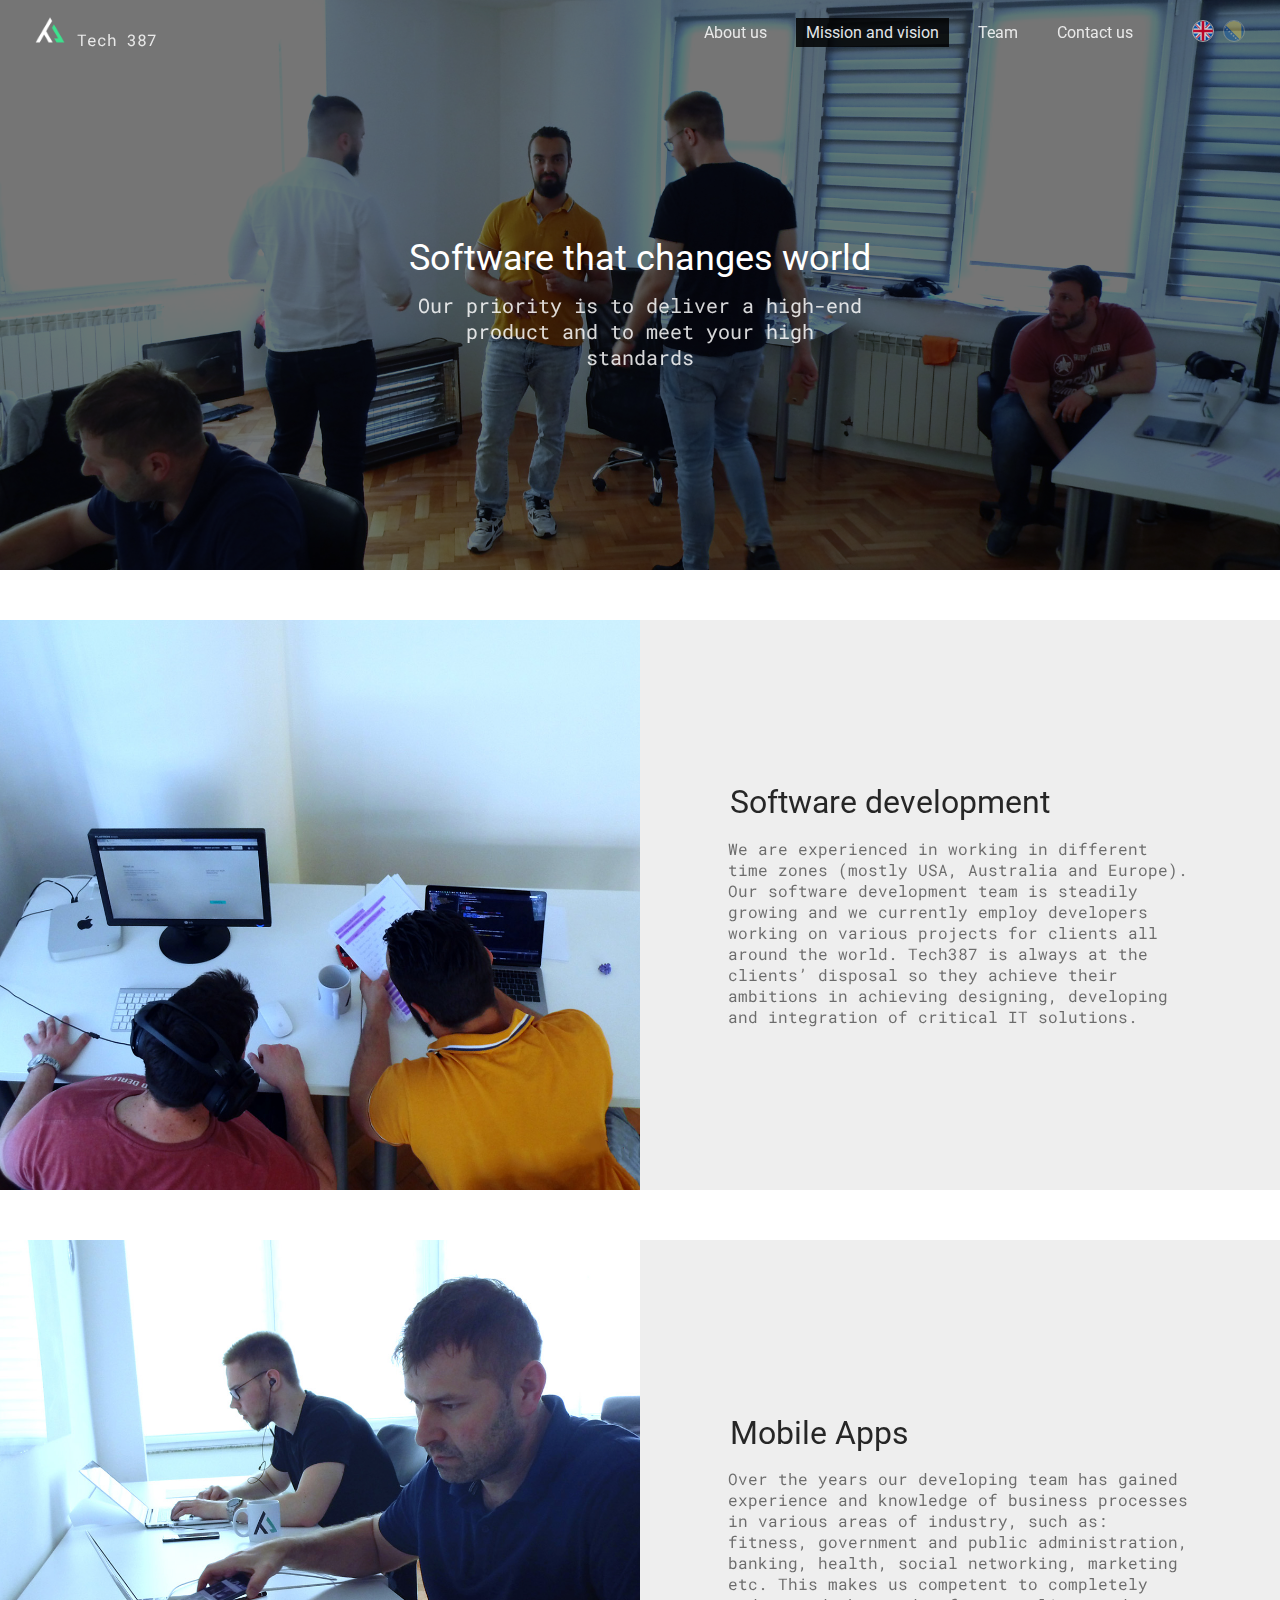
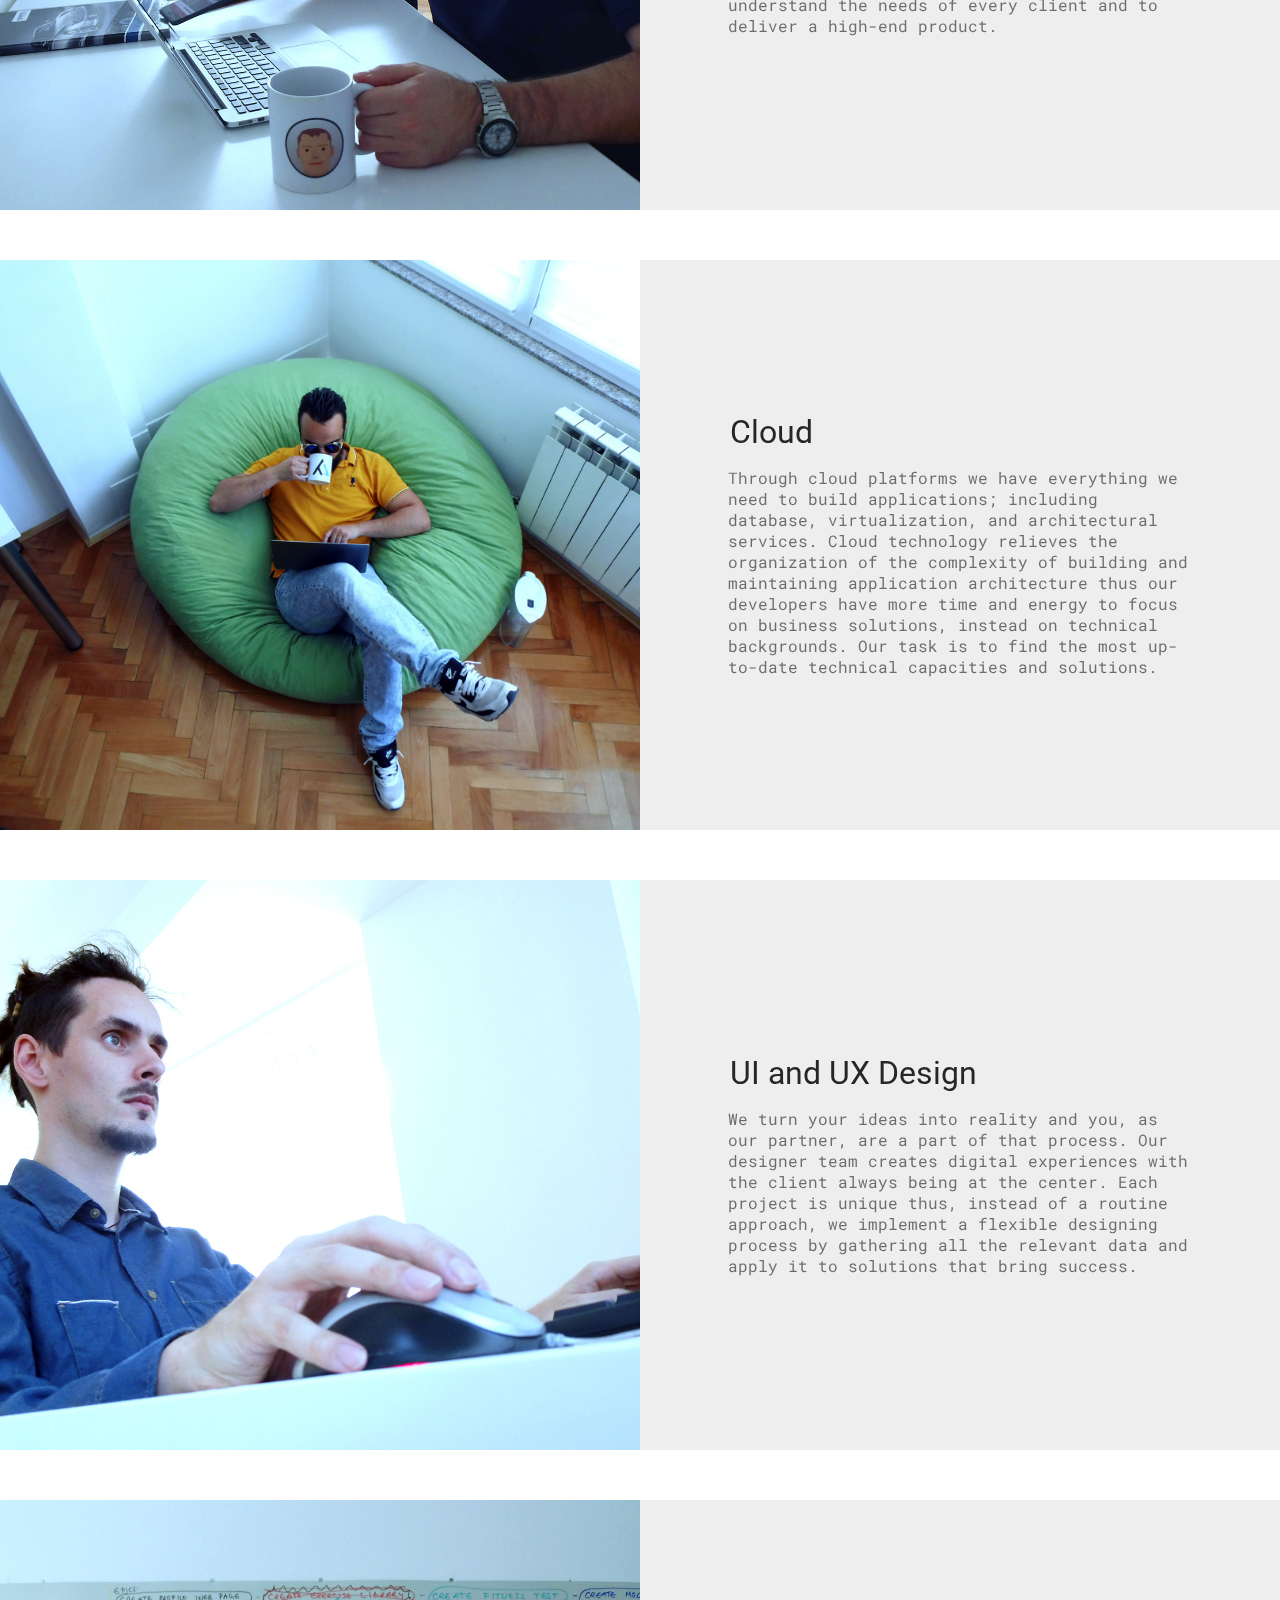
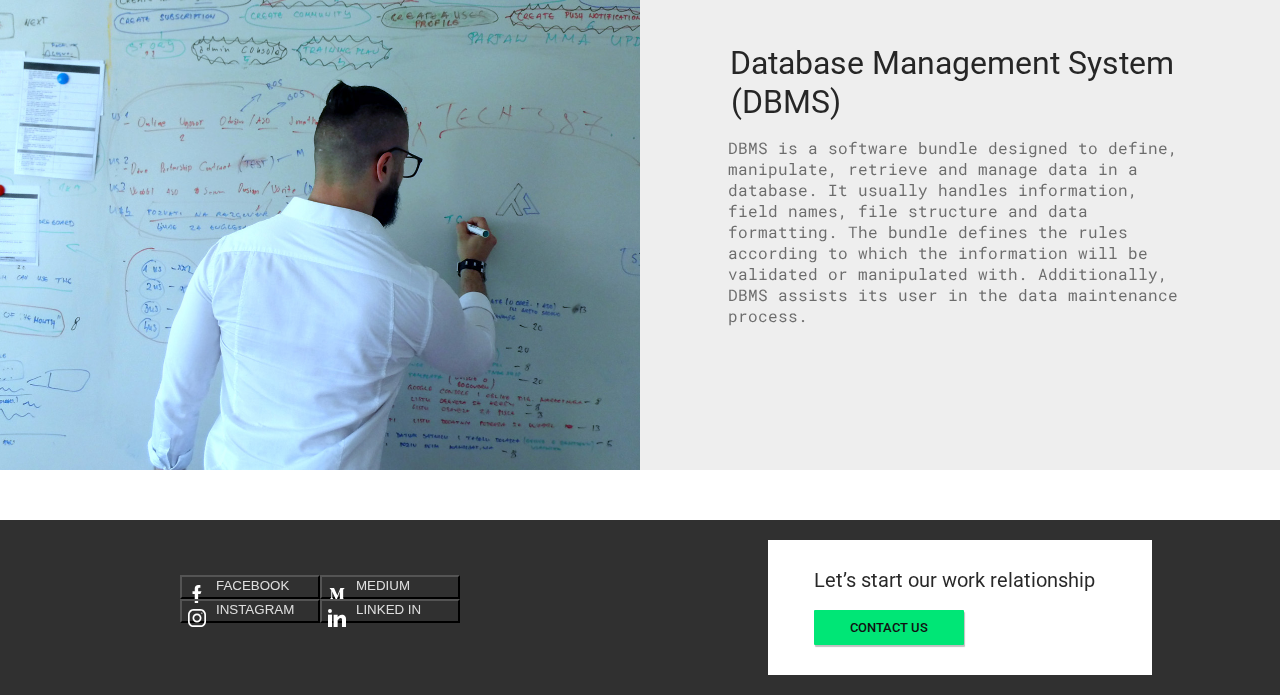
<file: pages/aboutus.html>
<!DOCTYPE html>
<html lang="en">
<head>

    <meta charset="UTF-8">
    <!-- For different viewports -->
    <meta name="viewport" content="width=device-width, minimum-scale=1, initial-scale=1, user-scalable=yes">
    <meta charset="UTF-8">
    <meta name="description" content="Tech387 was founded with an ambition to develop the most demanding and ambitious software projects of the 21st century. The members of our team are young, creative and ambitious professionals whose motivated work approach inspires innovation and change.">
    <meta name="keywords" content="it, tech387, application, app, php, android, android application, ios, ios application, website design, create application, computer programming, computer coding, java, javascript, software,
                                    html, css, mysql, jquery, polymer, graphic design, iphone, iphone application, database, advertisement, marketing">


    <title> Mission and vision </title>

    <!-- Material Design Lite libraries -->
    <script src="https://code.getmdl.io/1.3.0/material.min.js"></script>
    <link rel="stylesheet" href="https://code.getmdl.io/1.3.0/material.indigo-pink.min.css">
    <link rel="stylesheet" href="https://fonts.googleapis.com/icon?family=Material+Icons">

    <!-- Tab icon -->
    <link rel="shortcut icon" type="image/x-icon" href="../assets/logo_tab.png" />

    <!-- Font Roboto and Roboto Mono -->
    <link href="https://fonts.googleapis.com/css?family=Roboto|Roboto+Mono" rel="stylesheet">

    <!-- Stylesheets -->
    <link rel="stylesheet" href="../css/ripple.css" />
    <link rel="stylesheet" href="../css/shared_all.css" />
    <link rel="stylesheet" href="../css/main.css" />
    <link rel="stylesheet" href="../css/section_one_three.css" />
    <link rel="stylesheet" href="../css/section_two.css" />
    <link rel="stylesheet" href="../css/form_socialLinks.css" />
    <link rel="stylesheet" href="../css/fonts_color_sizes.css" />

    <!-- To overwrite default sectionOne height -->
    <style>

        #sectionOne {
            height: 570px;

        }

    </style>

    <!-- Scripts -->
    <script src="../js/languages.js"></script>
    <script src="../js/main.js"></script>

</head>

<body onload="callMainFunctions()" onscroll="changeMenuBackgroundColor()">

<div id="menu">

    <a href="../index.html">
        <div id="logo">
            <img src="../assets/logo.png" />
            <span>Tech 387</span>
        </div>
    </a>


    <ul id="menuItemsBigScreen">
        <a href="../index.html">
            <li id="main" class="menuItems data">About us</li>
        </a>
        <a href="">
            <li id="aboutus" class="menuItems data">Mission and vision</li>
        </a>
        <a href="team.html">
            <li id="team" class="menuItems data">Team</li>
        </a>

        <a href="contact.html">
            <li id="contact" class="menuItems data">Contact us</li>
        </a>


        <li id="languages">

            <div id="chooseLanguageStatement">
                <span id="hiddenText" class="menuItems">Change language</span>
                <span id="flags">
                            <img id="english" onclick="checkLanguage(this)" src="../assets/united-kingdom.svg" />
                            <img id="bosnian" onclick="checkLanguage(this)" src="../assets/bosnia-and-herzegovina.svg" />
                        </span>
            </div>

        </li>
    </ul>

    <div id="menuIcon" onclick="toggleMenu()" style="
                                         width: 24px;
                                         height: 24px;
                                         background-color: #fff;
                                         -webkit-mask-image: url('../assets/menu_one.svg');
                                         -webkit-mask-size: 24px;">
    </div>

</div>


<div id="container" onclick="closeMenu(this)">
    <!-- SECTION ONE -->
    <div class="section" id="sectionOne">

        <img src="../assets/employers/office_one.jpg">

        <div id="overlay"></div>

        <div id="overlayText">
            <p class="heading data textOneDark" id="firstHeading"> Software that changes </p>
            <p class="text data textFourDark"> Our priority is to deliver a high-end product and to meet your high standards </p>
        </div>

    </div>


    <!-- SECTION THREE -->
    <div class="section sectionThree">
        <img src="../assets/employers/fullstack.jpg" />
        <div class="sectionThreeRightContainer">
            <div>
                <p class="heading data textOneLight"> Software development </p>
                <p class="text data textThreeLight">
                    We are experienced in working in different time zones (mostly USA, Australia and Europe). Our software development team is steadily growing and we currently employ developers working on various projects for clients all around the world. Tech387 is always at the clients’ disposal so they achieve their ambitions in achieving designing, developing and integration of critical IT solutions.
                </p>
            </div>
        </div>
    </div>


    <div class="section sectionThree">
        <img src="../assets/employers/phone_two.jpg" />
        <div class="sectionThreeRightContainer">
            <div>
                <p class="heading data textOneLight"> Mobile Apps </p>
                <p class="text data textThreeLight">
                    Over the years our developing team has gained experience and knowledge of business processes in various areas of industry, such as: fitness, government and public administration, banking, health, social networking, marketing etc. This makes us competent to completely understand the needs of every client and to deliver a high-end product.
                </p>
            </div>
        </div>
    </div>


    <div class="section sectionThree">
        <img src="../assets/employers/cloud.jpg" />
        <div class="sectionThreeRightContainer">
            <div>
                <p class="heading data textOneLight"> Cloud </p>
                <p class="text data textThreeLight">
                    Through cloud platforms we have everything we need to build applications; including database, virtualization, and architectural services. Cloud technology relieves the organization of the complexity of building and maintaining application architecture thus our developers have more time and energy to focus on business solutions, instead on technical backgrounds. Our task is to find the most up-to-date technical capacities and solutions.
                </p>
            </div>
        </div>
    </div>


    <div class="section sectionThree">
        <img src="../assets/employers/design.jpg" />
        <div class="sectionThreeRightContainer">
            <div>
                <p class="heading data textOneLight"> UI and UX Design </p>
                <p class="text data textThreeLight">
                    We turn your ideas into reality and you, as our partner, are a part of that process. Our designer team creates digital experiences with the client always being at the center. Each project is unique thus, instead of a routine approach, we implement a flexible designing process by gathering all the relevant data and apply it to solutions that bring success.
                </p>
            </div>
        </div>
    </div>


    <div class="section sectionThree">
        <img src="../assets/employers/scrum.jpg" />
        <div class="sectionThreeRightContainer">
            <div>
                <p class="heading data textOneLight"> Database Management System (DBMS) </p>
                <p class="text data textThreeLight">
                    DBMS is a software bundle designed to define, manipulate, retrieve and manage data in a database. It usually handles information, field names, file structure and data formatting. The bundle defines the rules according to which the information will be validated or manipulated with. Additionally, DBMS assists its user in the data maintenance process.
                </p>
            </div>
        </div>
    </div>


    <!-- SECTION FOUR ABOUT -->
    <div class="section" id="sectionFourAbout">
        <div id="leftContainer">


            <div id="ourSocialLinks">

                <div>

                    <a href="https://www.facebook.com/tech387/" target="_blank">
                        <button class="mdl-button mdl-js-button androidButton ripple">
                            <div style="
                                            width: 18px;
                                            height: 18px;
                                            background-color: 	#fff;
                                             -webkit-mask-image: url('../assets/facebook.svg');
                                             -webkit-mask-size: 18px;">
                            </div>
                            <span>FACEBOOK</span>
                        </button>
                    </a>

                    <a id="medium" href="https://medium.com/@TECH387" target="_blank">
                        <button class="mdl-button mdl-js-button androidButton ripple">
                            <div style="
                                            width: 18px;
                                            height: 18px;
                                            background-color: 	#fff;
                                             -webkit-mask-image: url('../assets/medium.svg');
                                             -webkit-mask-size: 18px;">
                            </div>
                            <span>MEDIUM</span>
                        </button>
                    </a>

                </div>

                <div>

                    <a href="https://www.linkedin.com/company/tech-387" target="_blank">
                        <button class="mdl-button mdl-js-button androidButton ripple">
                            <div style="
                                            width: 18px;
                                            height: 18px;
                                            background-color: 	#fff;
                                             -webkit-mask-image: url('../assets/instagram.svg');
                                             -webkit-mask-size: 18px;">
                            </div>
                            <span>INSTAGRAM</span>
                        </button>
                    </a>

                    <a href="https://www.linkedin.com/company/tech-387" target="_blank">
                        <button class="mdl-button mdl-js-button androidButton ripple">
                            <div style="
                                            width: 18px;
                                            height: 18px;
                                            background-color: 	#fff;
                                             -webkit-mask-image: url('../assets/linkedin.svg');
                                             -webkit-mask-size: 18px;">
                            </div>
                            <span>LINKED IN</span>
                        </button>
                    </a>

                </div>

            </div>

        </div>

        <div id="rightContainer">
            <div id="formContainer">
                <div id="form">
                    <p class="data textTwoLight"> Let’s start our work relationship </p>
                    <!--<p class="data textThreeLight"> We respond to your specific needs with the best possible solution</p>-->
                    <div>
                        <a href="contact.html">
                            <button class="data buttonOne ripple">Contact us</button>
                        </a>
                    </div>
                </div>
            </div>
        </div>

    </div>

</div>

</body>
</html>
</file>
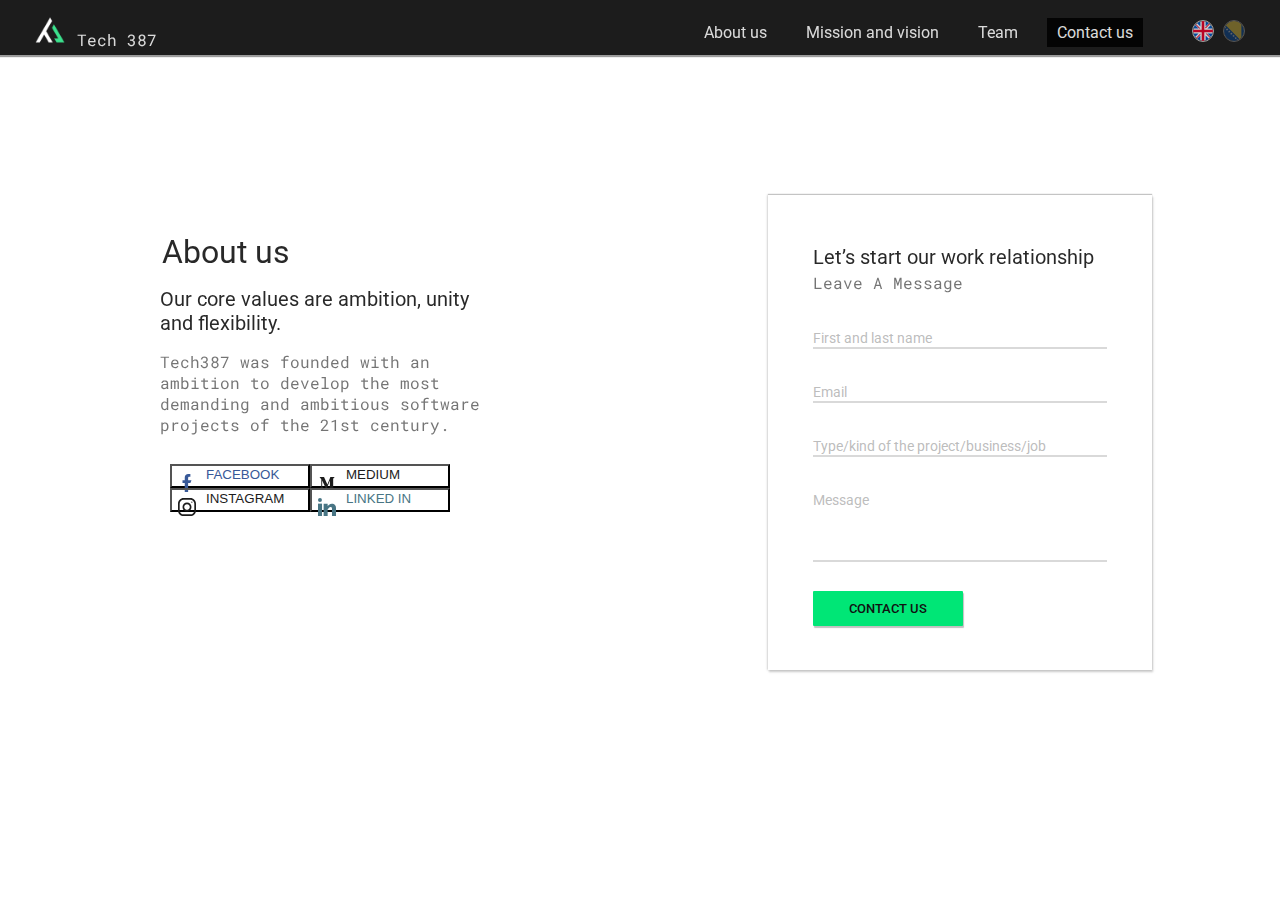
<file: pages/contact.html>
<!DOCTYPE html>
<html lang="en">
<head>

    <meta charset="UTF-8">
    <!-- For different viewports -->
    <meta name="viewport" content="width=device-width, minimum-scale=1, initial-scale=1, user-scalable=yes">
    <meta charset="UTF-8">
    <meta name="description" content="Tech387 was founded with an ambition to develop the most demanding and ambitious software projects of the 21st century. The members of our team are young, creative and ambitious professionals whose motivated work approach inspires innovation and change.">
    <meta name="keywords" content="it, tech387, application, app, php, android, android application, ios, ios application, website design, create application, computer programming, computer coding, java, javascript, software,
                                    html, css, mysql, jquery, polymer, graphic design, iphone, iphone application, database, advertisement, marketing">


    <title>Contact</title>

    <!-- Material Design Lite libraries -->
    <script src="https://code.getmdl.io/1.3.0/material.min.js"></script>
    <link rel="stylesheet" href="https://code.getmdl.io/1.3.0/material.indigo-pink.min.css">
    <link rel="stylesheet" href="https://fonts.googleapis.com/icon?family=Material+Icons">

    <!-- Tab icon -->
    <link rel="shortcut icon" type="image/x-icon" href="../assets/logo_tab.png" />

    <!-- Font Roboto and Roboto Mono -->
    <link href="https://fonts.googleapis.com/css?family=Roboto|Roboto+Mono" rel="stylesheet">

    <!-- Stylesheets -->
    <link rel="stylesheet" href="../css/ripple.css" />
    <link rel="stylesheet" href="../css/shared_all.css" />
    <link rel="stylesheet" href="../css/main.css" />
    <link rel="stylesheet" href="../css/section_two.css" />
    <link rel="stylesheet" href="../css/big_form.css" />
    <link rel="stylesheet" href="../css/contact.css" />
    <link rel="stylesheet" href="../css/floating_labels.css" />
    <link rel="stylesheet" href="../css/fonts_color_sizes.css" />
    <!-- To overwrite default values -->
    <style>
        #menu {
            background-color: #1c1c1c;
        }
    </style>

    <!-- Scripts -->
    <script src="../js/languages.js"></script>
    <script src="../js/main.js"></script>

</head>

<body onload="callMainFunctions()">

<div id="menu">

    <a href="../index.html">
        <div id="logo">
            <img src="../assets/logo.png" />
            <span>Tech 387</span>
        </div>
    </a>


    <ul id="menuItemsBigScreen">
        <a href="../index.html">
            <li id="main" class="menuItems data">About us</li>
        </a>
        <a href="aboutus.html">
            <li id="aboutus" class="menuItems data">Mission and vision</li>
        </a>
        <a href="team.html">
            <li id="team" class="menuItems data">Team</li>
        </a>

        <a href="">
            <li id="contact" class="menuItems data">Contact us</li>
        </a>


        <li id="languages">

            <div id="chooseLanguageStatement">
                <span id="hiddenText" class="menuItems">Change language</span>
                <span id="flags">
                            <img id="english" onclick="checkLanguage(this)" src="../assets/united-kingdom.svg" />
                            <img id="bosnian" onclick="checkLanguage(this)" src="../assets/bosnia-and-herzegovina.svg" />
                        </span>
            </div>

        </li>
    </ul>

    <div id="menuIcon" onclick="toggleMenu()" style="
                                         width: 24px;
                                         height: 24px;
                                         background-color: #fff;
                                         -webkit-mask-image: url('../assets/menu_one.svg');
                                         -webkit-mask-size: 24px;">
    </div>

</div>

<div id="container" onclick="closeMenu(this)">
    <div id="contactContainer">

        <!-- SECTION TWO -->
        <div id="contactAboutUs">

            <div class="section" id="sectionTwo">
                <div id="sectionTwoText">
                    <p class="heading data textOneLight" id="secondHeading"> About us </p>
                    <p class="subheading data textTwoLight" id="secondSubheading">
                        Our core values are ambition, unity and flexibility.
                    </p>
                    <p class="text data textThreeLight" id="secondText">
                        Tech387 was founded with an ambition to develop the most demanding and ambitious software projects of the 21st century.
                    </p>
                </div>
            </div>

            <!-- SECTION FOUR ABOUT -->
            <div class="section" id="sectionFourA">
                <div id="leftContainer">


                    <div id="ourSocialLinks">

                        <div>

                            <a href="https://www.facebook.com/tech387/" target="_blank">
                                <button class="mdl-button mdl-js-button androidButton ripple">
                                    <div style="
                                            width: 18px;
                                            height: 18px;
                                            background-color: 	#385998;
                                             -webkit-mask-image: url('../assets/facebook.svg');
                                             -webkit-mask-size: 18px;">
                                    </div>
                                    <span id="facebook">FACEBOOK</span>
                                </button>
                            </a>

                            <a id="medium" href="https://medium.com/@TECH387" target="_blank">
                                <button class="mdl-button mdl-js-button androidButton ripple">
                                    <div style="
                                            width: 18px;
                                            height: 18px;
                                            background-color: 	#1c1c1c;
                                             -webkit-mask-image: url('../assets/medium.svg');
                                             -webkit-mask-size: 18px;">
                                    </div>
                                    <span>MEDIUM</span>
                                </button>
                            </a>

                        </div>

                        <div>

                            <a href="https://www.linkedin.com/company/tech-387" target="_blank">
                                <button class="mdl-button mdl-js-button androidButton ripple">
                                    <div style="
                                            width: 18px;
                                            height: 18px;
                                            background-color: 	#1c1c1c;
                                             -webkit-mask-image: url('../assets/instagram.svg');
                                             -webkit-mask-size: 18px;">
                                    </div>
                                    <span>INSTAGRAM</span>
                                </button>
                            </a>

                            <a href="https://www.linkedin.com/company/tech-387" target="_blank">
                                <button class="mdl-button mdl-js-button androidButton ripple">
                                    <div style="
                                            width: 18px;
                                            height: 18px;
                                            background-color: 	#487584;
                                             -webkit-mask-image: url('../assets/linkedin.svg');
                                             -webkit-mask-size: 18px;">
                                    </div>
                                    <span id="linkedin">LINKED IN</span>
                                </button>
                            </a>

                        </div>

                    </div>

                </div>
            </div>


        </div>

        <!-- SECTION SEVEN C -->
        <div class="section" id="sectionSevenC">
            <div></div>
            <div id="formContainer">
                <div id="form">

                    <p class="data textTwoLight primary"> Let’s start our work relationship </p>
                    <p class="data textThreeLight primary"> Leave A Message </p>

                    <br/>
                    <form class="primary">
                        <input id="fullname" type="text" required>
                        <label class="data">Full Name</label>
                    </form>
                    <form class="primary">
                        <input id="email" type="text" required>
                        <label class="data">Email</label>
                    </form>
                    <form class="primary">
                        <input id="subject" type="text" required>
                        <label class="data">Subject</label>
                    </form>

                    <form class="primary">
                        <textarea id="message" type="text" required></textarea>
                        <label class="data">Message</label>
                    </form>

                    <div>
                        <button id="contactButton" class="data buttonOne primary ripple" onclick="sendContactData()">Contact us</button>
                    </div>

                    <div id="second" class="secundary">
                        <p class="data"> Data successfully sended </p>
                        <!--<p id="backButton" class="data textFiveLight" onclick="returnToTheForm()"> Return </p>-->
                        <button id="backButton" class="mdl-button mdl-js-button mdl-button--raised mdl-button--colored riple data" onclick="returnToTheForm()">
                            Return
                        </button>
                    </div>

                </div>
            </div>
        </div>

    </div>

</div>

    <div id="toast"></div>

    <script>
        /**
         * Opening social media links
         * @param event
         */
        function openLink(event){
            switch(event.id){
                case 'facebook': window.open('https://www.facebook.com/tech387/','_blank'); break;
                case 'medium': window.open('https://medium.com/@TECH387','_blank'); break;
                case 'instagram': window.open('https://www.linkedin.com/company/tech-387','_blank'); break;
                case 'linkedin': window.open('https://www.linkedin.com/company/tech-387','_blank');
            }
        }
    </script>

</body>
</html>
</file>
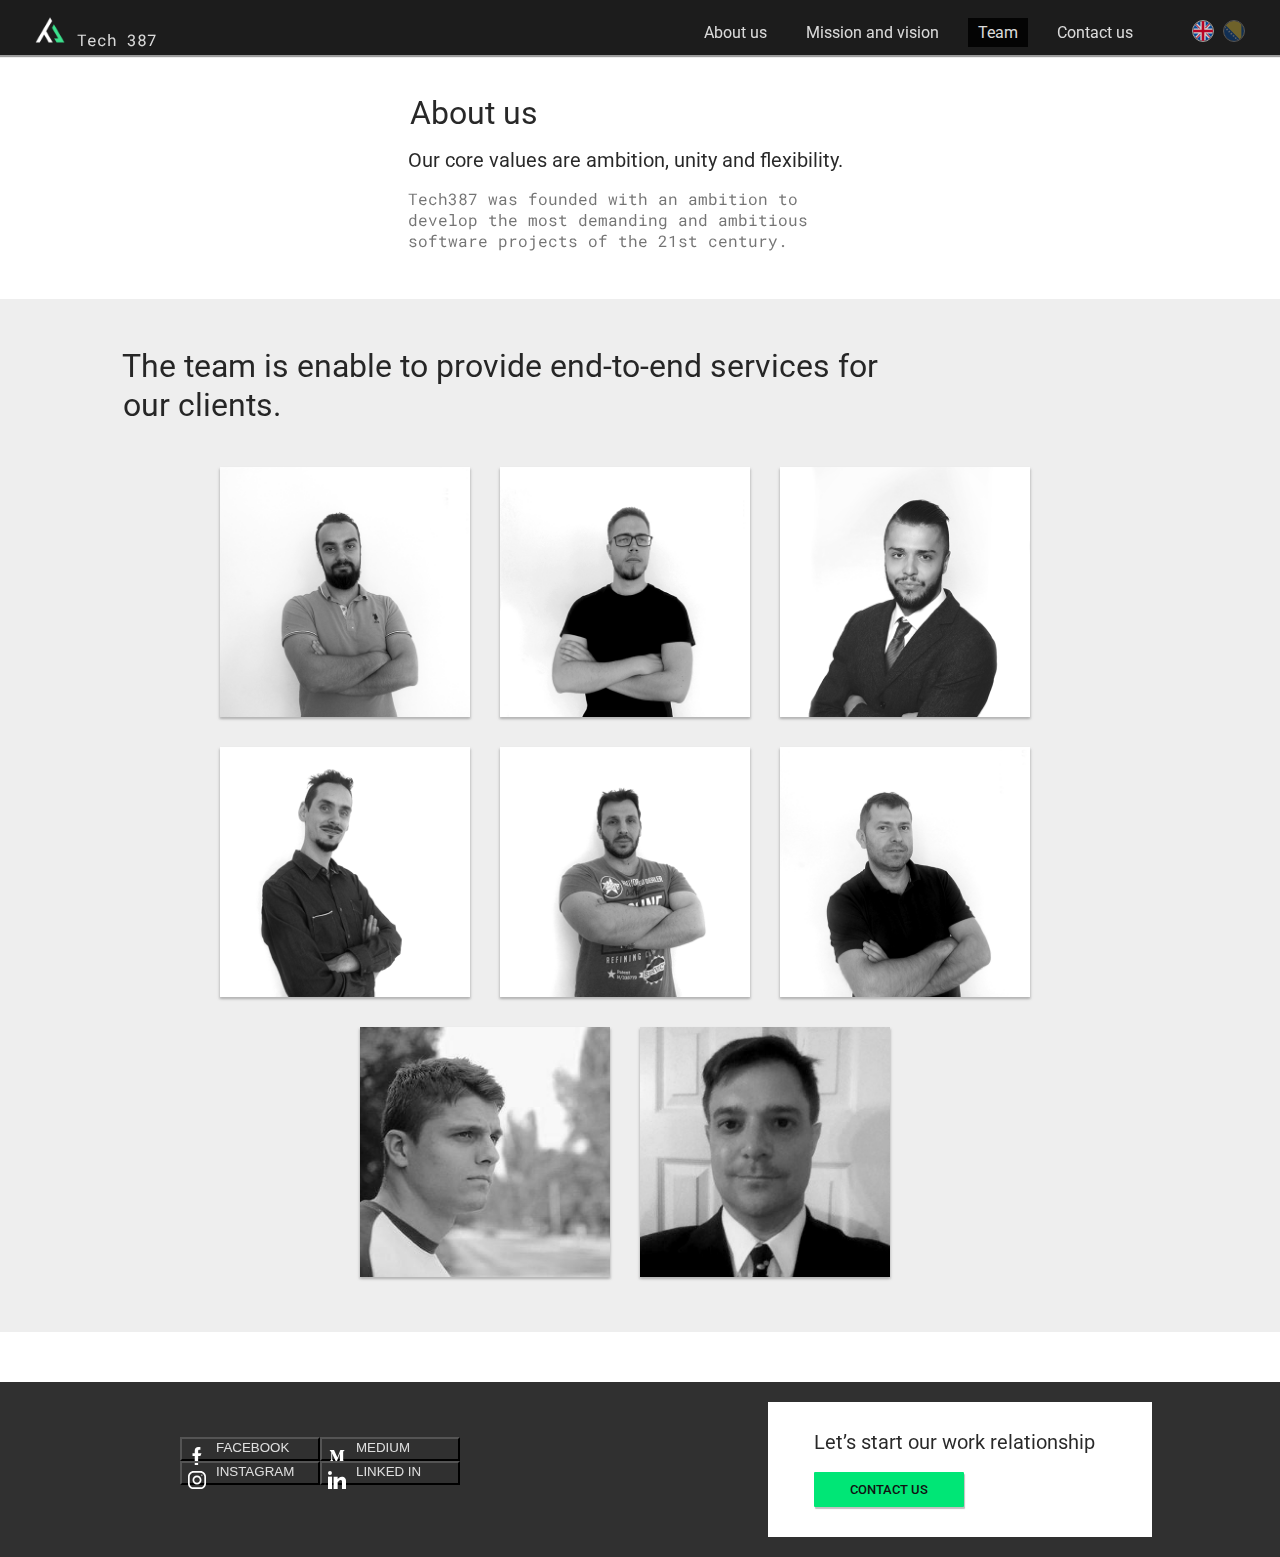
<file: pages/team.html>
<!DOCTYPE html>
<html lang="en">
<head>

    <meta charset="UTF-8">
    <!-- For different viewports -->
    <meta name="viewport" content="width=device-width, minimum-scale=1, initial-scale=1, user-scalable=yes">
    <meta charset="UTF-8">
    <meta name="description" content="Tech387 was founded with an ambition to develop the most demanding and ambitious software projects of the 21st century. The members of our team are young, creative and ambitious professionals whose motivated work approach inspires innovation and change.">
    <meta name="keywords" content="it, tech387, application, app, php, android, android application, ios, ios application, website design, create application, computer programming, computer coding, java, javascript, software,
                                    html, css, mysql, jquery, polymer, graphic design, iphone, iphone application, database, advertisement, marketing">


    <title> Team </title>

    <!-- Material Design Lite libraries -->
    <script src="https://code.getmdl.io/1.3.0/material.min.js"></script>
    <link rel="stylesheet" href="https://code.getmdl.io/1.3.0/material.indigo-pink.min.css">
    <link rel="stylesheet" href="https://fonts.googleapis.com/icon?family=Material+Icons">

    <!-- Tab icon -->
    <link rel="shortcut icon" type="image/x-icon" href="../assets/logo_tab.png" />

    <!-- Font Roboto and Roboto Mono -->
    <link href="https://fonts.googleapis.com/css?family=Roboto|Roboto+Mono" rel="stylesheet">

    <!-- Stylesheets -->
    <link rel="stylesheet" href="../css/ripple.css" />
    <link rel="stylesheet" href="../css/shared_all.css" />
    <link rel="stylesheet" href="../css/main.css" />
    <link rel="stylesheet" href="../css/section_two.css" />
    <link rel="stylesheet" href="../css/form_socialLinks.css" />
    <link rel="stylesheet" href="../css/team.css" />
    <link rel="stylesheet" href="../css/fonts_color_sizes.css" />
    <!-- To overwrite default values -->
    <style>
        #sectionTwo {
            position: relative;
            top: 50px;
            padding-bottom: 40px;
        }

        #sectionThreeAbout {
            margin-bottom: 50px;
        }

        #menu {
            background-color: #1c1c1c;
        }

    </style>

    <!-- Scripts -->
    <script src="../js/languages.js"></script>
    <script src="../js/main.js"></script>

</head>

<body onload="callMainFunctions()">


<div id="menu">

    <a href="../index.html">
        <div id="logo">
            <img src="../assets/logo.png" />
            <span>Tech 387</span>
        </div>
    </a>


    <ul id="menuItemsBigScreen">
        <a href="../index.html">
            <li id="main" class="menuItems data">About us</li>
        </a>
        <a href="aboutus.html">
            <li id="aboutus" class="menuItems data">Mission and vision</li>
        </a>
        <a href="">
            <li id="team" class="menuItems data">Team</li>
        </a>

        <a href="contact.html">
            <li id="contact" class="menuItems data">Contact us</li>
        </a>


        <li id="languages">

            <div id="chooseLanguageStatement">
                <span id="hiddenText" class="menuItems">Change language</span>
                <span id="flags">
                            <img id="english" onclick="checkLanguage(this)" src="../assets/united-kingdom.svg" />
                            <img id="bosnian" onclick="checkLanguage(this)" src="../assets/bosnia-and-herzegovina.svg" />
                        </span>
            </div>

        </li>
    </ul>

    <div id="menuIcon" onclick="toggleMenu()" style="
                                         width: 24px;
                                         height: 24px;
                                         background-color: #fff;
                                         -webkit-mask-image: url('../assets/menu_one.svg');
                                         -webkit-mask-size: 24px;">
    </div>

</div>

<div id="container" onclick="closeMenu(this)">

    <!-- SECTION TWO -->
    <div class="section" id="sectionTwo">

        <div id="sectionTwoText">
            <br/><br/>
            <p class="heading data textOneLight" id="secondHeading"> About us </p>
            <p class="subheading data textTwoLight" id="secondSubheading">
                Our core values are ambition, unity and flexibility.
            </p>
            <p class="text data textThreeLight" id="secondText">
                Tech387 was founded with an ambition to develop the most demanding and ambitious software projects of the 21st century.
            </p>
        </div>
    </div>


    <!-- SECTION THREE ABOUT -->
    <div class="section" id="sectionThreeAbout">

        <p>
            <span class="data textOneLight">
                The team is enable to provide end-to-end services for our clients.
            </span>
        </p>

        <div>
            <div class="imageContainer">
                <img id="1" src="../assets/employers/arslan_h.jpg" onmouseover="showUsersLinks(this)">
                <div id="personOne" onmouseleave="hideUsersLinks(this)">
                    <div id="personOneSocial" class="employerSocialMedia">

                        <a href="https://www.linkedin.com/in/arslan-hajdarevic-05b596145/" target="_blank">
                            <div class="icons" style="
                                        width: 22px;
                                        height: 22px;
                                        background-color: #fff;
                                        -webkit-mask-image: url('../assets/linkedin.svg');
                                        -webkit-mask-size: 22px;">
                            </div>
                        </a>
                        <a href="https://github.com/rarslan" target="_blank">
                            <div class="icons" style="
                                        width: 22px;
                                        height: 22px;
                                        background-color: #fff;
                                        -webkit-mask-image: url('../assets/icons/github.svg');
                                        -webkit-mask-size: 22px;">
                            </div>
                        </a>


                    </div>
                </div>
            </div>


        <div class="imageContainer">
            <img id="2" src="../assets/employers/denis_b.jpg" onmouseover="showUsersLinks(this)">
            <div id="personTwo"  onmouseleave="hideUsersLinks(this)">
                <div id="personTwoSocial" class="employerSocialMedia">

                    <a href="https://www.linkedin.com/in/denis-berilo-33710a143/" target="_blank">
                        <div class="icons" style="
                                    width: 22px;
                                    height: 22px;
                                    background-color: #fff;
                                    -webkit-mask-image: url('../assets/linkedin.svg');
                                    -webkit-mask-size: 22px;">
                        </div>
                    </a>
                    <a href="https://github.com/Berilo" target="_blank">
                        <div class="icons" style="
                                    width: 22px;
                                    height: 22px;
                                    background-color: #fff;
                                    -webkit-mask-image: url('../assets/icons/github.svg');
                                    -webkit-mask-size: 22px;">
                        </div>
                    </a>


                </div>
            </div>
        </div>

        <div class="imageContainer">
            <img id="3" src="../assets/employers/arslan_d.jpg" onmouseover="showUsersLinks(this)">
            <div id="personThree"  onmouseleave="hideUsersLinks(this)">
                <div id="personThreeSocial" class="employerSocialMedia">

                    <a href="https://www.linkedin.com/in/arslan-ducic-ba605014a/" target="_blank">
                        <div class="icons" style="
                                    width: 22px;
                                    height: 22px;
                                    background-color: #fff;
                                    -webkit-mask-image: url('../assets/linkedin.svg');
                                    -webkit-mask-size: 22px;">
                        </div>
                    </a>

                </div>
            </div>
        </div>


        <div class="imageContainer">
            <img id="4" src="../assets/employers/kreso_n.jpg" onmouseover="showUsersLinks(this)">
            <div id="personFour"  onmouseleave="hideUsersLinks(this)">
                <div id="personFourSocial" class="employerSocialMedia">

                    <a href="https://www.linkedin.com/in/kre%C5%A1o-novak-985430156/" target="_blank">
                        <div class="icons" style="
                                    width: 22px;
                                    height: 22px;
                                    background-color: #fff;
                                    -webkit-mask-image: url('../assets/linkedin.svg');
                                    -webkit-mask-size: 22px;">
                        </div>
                    </a>

                </div>
            </div>
        </div>


        <div class="imageContainer">
             <img id="5" src="../assets/employers/mirza_o.jpg" onmouseover="showUsersLinks(this)">
             <div id="personFive"  onmouseleave="hideUsersLinks(this)">
                 <div id="personFiveSocial" class="employerSocialMedia">

                     <a href="https://www.linkedin.com/in/mirza-oglecevac-b03266158/" target="_blank">
                         <div class="icons" style="
                                     width: 22px;
                                     height: 22px;
                                     background-color: #fff;
                                     -webkit-mask-image: url('../assets/linkedin.svg');
                                     -webkit-mask-size: 22px;">
                         </div>
                     </a>
                     <a href="https://github.com/MirzaOglecevac" target="_blank">
                         <div class="icons" style="
                                     width: 22px;
                                     height: 22px;
                                     background-color: #fff;
                                     -webkit-mask-image: url('../assets/icons/github.svg');
                                     -webkit-mask-size: 22px;">
                         </div>
                     </a>

                 </div>
             </div>
         </div>



         <div class="imageContainer">
             <img id="6" src="../assets/employers/enver_m.jpg" onmouseover="showUsersLinks(this)">
             <div id="personSix"  onmouseleave="hideUsersLinks(this)">
                 <div id="personSixSocial" class="employerSocialMedia">

                     <a href="https://www.linkedin.com/in/enver-memic-3742b8121/" target="_blank">
                         <div class="icons" style="
                                     width: 22px;
                                     height: 22px;
                                     background-color: #fff;
                                     -webkit-mask-image: url('../assets/linkedin.svg');
                                     -webkit-mask-size: 22px;">
                         </div>
                     </a>
                     <a href="https://github.com/envermemic" target="_blank">
                         <div class="icons" style="
                                     width: 22px;
                                     height: 22px;
                                     background-color: #fff;
                                     -webkit-mask-image: url('../assets/icons/github.svg');
                                     -webkit-mask-size: 22px;">
                         </div>
                     </a>

                 </div>
             </div>
         </div>

         <div class="imageContainer">
             <img id="7" src="../assets/employers/rustem.jpeg" onmouseover="showUsersLinks(this)">
             <div id="personSeven"  onmouseleave="hideUsersLinks(this)">
                 <div id="personSevenSocial" class="employerSocialMedia">

                     <a href="https://www.linkedin.com/in/rustem-leto-a9160371/" target="_blank">
                         <div class="icons" style="
                                     width: 22px;
                                     height: 22px;
                                     background-color: #fff;
                                     -webkit-mask-image: url('../assets/linkedin.svg');
                                     -webkit-mask-size: 22px;"></div>
                     </a>

                 </div>
             </div>
         </div>




        <div class="imageContainer">
            <img id="8" src="../assets/employers/dave.jpeg" onmouseover="showUsersLinks(this)">
            <div id="personEight"  onmouseleave="hideUsersLinks(this)">
                <div id="personEightSocial" class="employerSocialMedia">

                    <a href="https://www.linkedin.com/in/davidrogosky/" target="_blank">
                        <div class="icons" style="
                                     width: 22px;
                                     height: 22px;
                                     background-color: #fff;
                                     -webkit-mask-image: url('../assets/linkedin.svg');
                                     -webkit-mask-size: 22px;">
                        </div>
                    </a>

                </div>
            </div>


        </div>
      </div>

    </div>


    <!-- SECTION FOUR ABOUT -->
    <div class="section" id="sectionFourAbout">
        <div id="leftContainer">

            <div id="ourSocialLinks">

                <div>

                    <a href="https://www.facebook.com/tech387/" target="_blank">
                        <button class="mdl-button mdl-js-button androidButton ripple">
                            <div style="
                                            width: 18px;
                                            height: 18px;
                                            background-color: 	#fff;
                                             -webkit-mask-image: url('../assets/facebook.svg');
                                             -webkit-mask-size: 18px;">
                            </div>
                            <span>FACEBOOK</span>
                        </button>
                    </a>

                    <a id="medium" href="https://medium.com/@TECH387" target="_blank">
                        <button class="mdl-button mdl-js-button androidButton ripple">
                            <div style="
                                            width: 18px;
                                            height: 18px;
                                            background-color: 	#fff;
                                             -webkit-mask-image: url('../assets/medium.svg');
                                             -webkit-mask-size: 18px;">
                            </div>
                            <span>MEDIUM</span>
                        </button>
                    </a>

                </div>

                <div>

                    <a href="https://www.linkedin.com/company/tech-387" target="_blank">
                        <button class="mdl-button mdl-js-button androidButton ripple">
                            <div style="
                                            width: 18px;
                                            height: 18px;
                                            background-color: 	#fff;
                                             -webkit-mask-image: url('../assets/instagram.svg');
                                             -webkit-mask-size: 18px;">
                            </div>
                            <span>INSTAGRAM</span>
                        </button>
                    </a>

                    <a href="https://www.linkedin.com/company/tech-387" target="_blank">
                        <button class="mdl-button mdl-js-button androidButton ripple">
                            <div style="
                                            width: 18px;
                                            height: 18px;
                                            background-color: 	#fff;
                                             -webkit-mask-image: url('../assets/linkedin.svg');
                                             -webkit-mask-size: 18px;">
                            </div>
                            <span>LINKED IN</span>
                        </button>
                    </a>

                </div>

            </div>
        </div>

        <div id="rightContainer">

            <div id="formContainer">
                <div id="form">
                    <p class="data textTwoLight"> Let’s start our work relationship </p>
                    <!--<p class="data textThreeLight"> We respond to your specific needs with the best possible solution </p>-->
                    <div>
                        <a href="contact.html">
                            <button class="data buttonOne ripple"> Contact us </button>
                        </a>
                    </div>
                </div>
            </div>

        </div>
    </div>

</div>

    <script>

        // Properties

        var employees = ['personOne', 'personTwo', 'personThree', 'personFour', 'personFive', 'personSix', 'personSeven', 'personEight'];
        var employeesSocial = ['personOneSocial', 'personTwoSocial', 'personThreeSocial', 'personFourSocial', 'personFiveSocial', 'personSixSocial', 'personSevenSocial', 'personEightSocial'];

        // Functions

        /**
         * Function for showing employer social links
         * @param item
         */
        function showUsersLinks(item){
            var id = parseInt(item.id) > 0 ? (parseInt(item.id) -1) : 0;
            document.getElementById(employees[id]).style = 'width: 100%';
            document.getElementById(employeesSocial[id]).style = 'display: block';
        }


        /**
         * Function for hidding users social links
         * @param item
         */
        function hideUsersLinks(item){

            for(var i = 0; i < employees.length; i++){
                document.getElementById(employees[i]).style = 'width: 0%';
                document.getElementById(employeesSocial[i]).style = 'display: none';
            }
        }

    </script>

</body>
</html>
</file>
<file: css/ripple.css>
.ripple {
    background-position: center;
    transition: background 0.4s;
}
.ripple:hover {
    background: radial-gradient(circle, transparent 1%, rgba(30,30,30, 0.3) 1%) center/15000%;
}
.ripple:active {
    background-color: #6eb9f7;
    background-size: 100%;
    transition: background 0s;
}
</file>
<file: css/shared_all.css>
/* BODY DEFAULT STYLE */

body {
    margin: 0;
    padding: 0;
    min-width: 350px !important;
}

#container {
    width: 100%;
    display: flex;
    flex-direction: column;
    padding: 0;
    margin: 0;
}

a {
    color: #333;
    text-decoration: none;
}


/* SECTION DEFAULT STYLE */

.section {
    display: flex;
    flex-direction: row;
    width: 100%;
    height: auto;
}


.text, .heading, .subheading {
    font-family: 'sans-serif', 'Roboto';
    padding: 10px;
    box-sizing: border-box;
}

.text {
    width: 100%;
    color: #ccc;
    font-size: 16px;
}

.heading {
    font-size: 25px;
    width: 50%;
}

.suheading {
    font-size: 20px;
    width: 50%;
}
</file>
<file: css/main.css>
body {
    margin: 0;
    padding: 0;
    width: 100%;
    min-width: 350px !important;
}

#container {
    padding: 0 !important;
    margin: 0 !important;
    width: 100%;
    min-width: 350px !important;
}



#menu {
    width: 100%;
    background-color: transparent;
    transition: background-color 150ms;
    position: fixed;
    top: 0;
    z-index: 10000;
    color: #fff;
    height: 55px;
    outline: none;
    font-family: 'Roboto', serif;
}

.menuWithShadow {
    box-shadow: 0 2px 1px rgba(130,130,130,0.8);
}


#menu #logo {
    float: left;
    position: relative;
    left: 30px;
    padding: 5px;
    cursor: pointer;
}

#menu #logo span {
    position: relative;
    top: 11px;
    right: 7px;
    font-family: 'Roboto Mono', sans-serif !important;
    font-size: 16px;
    color: #fff;
    opacity: 0.84;
}

#menu #logo img {
    width: 30px;
    height:30px;
    display: inline-block;
    margin-right: 15px;
    position: relative;
    top: 10px;
}

#menu #menuItemsBigScreen {
    float: right;
    position: relative;
    bottom: 5px;
    right: 30px;
}


#menu #menuItemsBigScreen li {
    list-style-type: none;
    display: inline-block;
    margin-right: 15px;
    padding: 5px 10px;
    box-sizing: border-box;
    font-size: 16px;
    font-family: 'Roboto', sans-serif !important;
    cursor: pointer;
    color: #fff;
    opacity: 0.84;
}


#menu #menuItemsBigScreen li:hover {
    color: #fff;
    background-color: #000;
    opacity: 0.84;
}




#menu #languages {
    display: inline-block;
    position: relative;
    left: 20px;
    top: 4px;
    background-color: transparent !important;
}

#menu #languages img {
    display: inline-block;
    width: 20px;
    height: 20px;
    border-radius: 50%;
    border: 1px solid #bbb;
}

#menu #hiddenText {
    display: none;
}


#menu #languages:hover {
    background-color: transparent !important;
}


#menu #languages #english {
    margin-right: 5px;
}

#menu #languages #bosnian {
    opacity: 0.54;
}


.scrollOver {
    background-color: #1c1c1c !important;
}


/*.firstTwo {*/
    /*background-color: #000 !important;*/
    /*color: #fff !important;*/
/*}*/


@media only screen and (max-width: 850px) {

    #menu #menuItemsBigScreen {
        height: 0;
        overflow: hidden;
        transition: height 200ms linear;
    }

    #menu #logo {
        left: 15px;
    }

    #menu #menuItemsBigScreen {
        position: absolute;
        width: 100%;
        right: 0;
        top: 39px;
        background-color: #1c1c1c;
    }

    #menu #menuItemsBigScreen li {
        display: block;
        padding: 10px 10px;
        box-sizing: border-box;
        cursor: pointer;
        width: 100%;
        text-indent: 10px;
        color: #fff;
        opacity: 0.84;
    }

    /*#menu #menuItemsBigScreen li:not(:last-child):hover {*/
        /*background-color: #000;*/
        /*opacity: 1;*/
        /*color: #fff;*/
    /*}*/

    #menu #languages:hover {
        background-color: transparent !important;
    }

    /*#menu #menuItemsBigScreen li:last-child:hover {*/
        /*background-color: #1c1c1c !important;*/
        /*color: #fff !important;*/
        /*opacity: 1 !important;*/
    /*}*/

    #menu #languages {
        left: 0px !important;
        top: 0px !important;
    }


    #menu #hiddenText {
        display: inline-block;
        text-indent: 0px;
    }

    #menu #flags {
        float: right;
        position: relative;
        right: 18px;
        bottom: 2px;
    }


    #menu #menuIcon {
        display: block !important;
    }

}



#menu #menuIcon {
    display: none;
    float: right;
    position: relative;
    right: 30px;
    top: 18px;
    cursor: pointer !important;
}



/* SECTION FOUR */

#sectionFour {
    font-family: 'Roboto', 'sans-serif';
    display: flex;
    flex-direction: column;
    margin: 0 0 50px 0;
}


#sectionFour > p {
    width: 90%;
    margin: 0 auto 20px auto;
    box-sizing: border-box;
    padding: 0 30px;
}


#sectionFour > p  #innerText {
    display: inline-block;
    min-width: 250px;
    width: 80% !important;
}


#sectionFour > #sectionFourContainer {
    width: 90%;
    margin: 0 auto;
    display: flex;
    flex-direction: row;
    justify-content: space-around;
    height: auto;
}


#sectionFour > #sectionFourContainer > div {
    width: 45%;
    margin: 15px auto;
    min-width: 350px !important;
    max-width: 650px;
    height: 600px;
}


@media only screen and (max-width: 850px) {
    #sectionFour > #sectionFourContainer {
        width: 100%;
        margin: 10px auto;
        display: flex;
        flex-direction: column;
        justify-content: center;
    }

    #sectionFour > #sectionFourContainer > #projectOneContainer, #sectionFour > #sectionFourContainer > #projectTwoContainer {

    }

    #sectionFour > #sectionFourContainer > div {
        width: 65% !important;
        min-width: 350px;
        height: auto;

    }

    #sectionFour > p {
        width: 65%;
        margin: 0 auto;
        padding: 0;
    }

}


#sectionFour > #sectionFourContainer > #projectOneContainer, #sectionFour > #sectionFourContainer > #projectTwoContainer {
    display: flex;
    flex-direction: column;
    box-shadow: 1px 1px 1px rgba(150,150,150,0.7), -1px 1px 1px rgba(150,150,150,0.4);
    max-width: 600px;
    height: auto;
}

#sectionFour .projectHeadings {
    margin-top: 5px;
}

#sectionFour > #sectionFourContainer > #projectOneContainer div:first-child, #sectionFour > #sectionFourContainer > #projectTwoContainer div:first-child {
    height: 70%;
    box-sizing: border-box;
}


#sectionFour > #sectionFourContainer > #projectOneContainer div:last-child {
    background-color: #536DFE;
}

#sectionFour > #sectionFourContainer > #projectTwoContainer div:last-child {
    /* Check */
    background-color: #F44336;
}


#sectionFour img {
    width: 100%;
    height: 100%;
    object-fit: cover;
}


#sectionFour #projectOneSpecification,  #sectionFour #projectTwoSpecification {
    position: relative;
    padding: 5px 15px;
}


#sectionFour #projectOneSpecification button:first-child,  #sectionFour #projectTwoSpecification button:first-child {
    margin-right: 5px;
 }

#sectionFour #projectOneSpecification .case-study,  #sectionFour #projectTwoSpecification .case-study {
    min-width: 100px !important;
    padding: 0 5px 5px 5px;
}

#sectionFour #projectOneSpecification > div > div ,  #sectionFour #projectTwoSpecification > div > div {
    display: flex;
    flex-direction: row;
}

#sectionFour #textOne, #sectionFour #textTwo {
    padding-bottom: 15px;
    padding-top: 0;
}





#sectionFour #projectOneSpecification > div,  #sectionFour #projectTwoSpecification > div {
     display: flex;
     flex-direction: row;
     flex-wrap: nowrap;
     max-width: 330px;
     margin: 0 !important;
     padding: 0 !important;
     position: relative;
     bottom: 0;
     height: 47px;
}


#sectionFour #projectOneSpecification .androidButton,  #sectionFour #projectOneSpecification .iosButton, #sectionFour #projectTwoSpecification .androidButton, #sectionFour #projectTwoSpecification .iosButton {
    min-width: 100px !important;
    cursor: pointer;
    display: flex;
    flex-direction: row;
    background-color: transparent !important;
    box-sizing: border-box !important;
}

#sectionFour .androidButton span,  #sectionFour .iosButton span {
    color: #fff !important;
    opacity: 0.84;
    display: inline-block;
    padding-left: 10px;
    box-sizing: border-box;
}


#sectionFour .iosButton span {
    padding-left: 15px !important;
}


#sectionFour .androidButton span {
    color: #fff !important;
    opacity: 0.84;
    display: inline-block;
    padding-left: 10px;
    position: relative;
    //left: 8px;
    box-sizing: border-box;
}


#sectionFour .iosButton span {
    padding-left: 15px !important;
}


#sectionFour .androidButton > div,  #sectionFour .iosButton > div {
    position: relative;
    top: 7px;
    //left: 8px;
}

#sectionFour .iosButton > div {
    left: 5px;
}


#sectionFour #projectOneSpecification button,  #sectionFour #projectTwoSpecification button {
    background-color: #fff;
}





/* SECTION FIVE */


#sectionFive {
    min-height: 350px;
    height: auto;
    margin: 0 0 50px 0;
    background-color: #EEEEEE;
    display: flex;
    flex-direction: column;
    justify-content: space-around;
}

#sectionFive > div:first-child {
    display: flex;
    flex-direction: row;
    justify-content: center;
    flex-wrap: wrap;
}


#sectionFive > div:first-child > .review {
    height: auto;
    margin: 0px 40px 20px 40px;
    box-sizing: border-box;
    width: 40%;
    min-width: 350px;
    max-width: 600px;
}



#sectionFive > div > .review > .clientInfo > div {
    width: 100%;
    box-sizing: border-box;
    margin: 10px 0;
    padding: 5px 0;
    display: flex;
    flex-direction: row;
    flex-wrap: nowrap;
}


#sectionFive .showed_image{
    width: 50px;
    height: 50px;
    border-radius: 50%;
    margin-right: 10px;
    border: 2px solid rgba(150,150,150,0.4);
}

.userProfile {
    position: relative;
}

.userProfile:hover > a > div {
    display: block;
}


 .userProfile > a > div {
     background-color: #666;
     opacity: 0.54;
     width: 50px;
     height: 50px;
     border-radius: 50%;
     margin-right: 10px;
     position: absolute;
     bottom: 8px;
     left: 2px;
     display: none;
     cursor: pointer;
 }

.userProfile > a > div > img {
    width: 25px;
    height: 25px;
    position: relative;
    left: 12px;
    top: 10px;
}






  #sectionFive > div > .review > .clientInfo > div > div {
    padding: 0;
    margin: 0;
}

#sectionFive > div  > .review > .clientInfo > div > div p {
    padding: 3px 5px !important;
    margin: 0;
    font-size: 14px;
}

#sectionFive > div > .review > .clientInfo > div > div p:last-child {
    position: relative;
    bottom: 8px;
}


#sectionFive > div  .clientReview {
    box-shadow: 1px 1px 1px rgba(150,150,150, 0.5), -1px 1px 1px rgba(150,150,150, 0.5);
    border: none;
    box-sizing: border-box;
    display: flex;
    justify-content: center;
    align-items: center;
}



#sectionFive > div  .clientReview p {
    width: 80%;
    font-size: 16px;
    font-family: 'Roboto Mono', sans-serif;
    text-align: center;
    color: #000;
    opacity: 0.54;
    min-height: 150px;
    padding: 40px 0;
   // height: auto;
    overflow: visible;
}










/* Section five - Arrows style */

#sectionFive  > div  .arrow_box {
    position: relative;
    background: #fff;
}
#sectionFive  > div .arrow_box:after, #sectionFive .arrow_box:before {
    bottom: 100%;
    left: 10%;
    border: solid transparent;
    content: " ";
    height: 0;
    width: 0;
    position: absolute;
    pointer-events: none;
}

#sectionFive > div .arrow_box:after {
    border-color: rgba(136, 183, 213, 0);
    border-bottom-color: #fff;
    border-width: 10px;
    margin-left: -25px;
}


#sectionFive > div .arrow_box:before {
    border-color: rgba(194, 225, 245, 0);
    //border-bottom-color: #00E676;
    border-width: 12px;
    margin-left: -27px;
}


/* Section five - Second child */


#sectionFive > div:nth-child(2){
    width: 65px;
    margin: 30px auto;
}


#sectionFive > div:nth-child(2) .buttons{
    width: 9px;
    height: 9px;
    margin: 0 5px;
    border-radius: 50%;
    background-color: #aaa;
    display: inline-block;
    cursor: pointer;
}


#sectionFive #secondButton {
    background-color: #333;
}


/* SECTION SIX */


#sectionSix {
    margin: 0 0 50px 0;
    height: 500px;
    display: flex;
    flex-direction: row;
    padding: 0;
    box-sizing: border-box;
}

#sectionSix > #sectionSixRightContainer{
    width: 50%;
    min-width: 350px;
    display: flex;
    justify-content: center;
    align-items: center;
}

#sectionSix > #sectionSixLeftContainer, #sectionSix > #sectionSixRightContainer{
    width: 50%;
    min-width: 350px;
    display: flex;
    justify-content: center;
    align-items: center;
    flex-direction: column;
}


@media only screen and (max-width: 850px) {

    #sectionSix {
        flex-direction: column;
        height: 800px;
    }

    #sectionSix > #sectionSixLeftContainer, #sectionSix > #sectionSixRightContainer{
        width: 100%;
        min-width: 350px;
        height: 400px !important;
    }

    #sectionSix > #sectionSixLeftContainer  #mediumBlog,  #sectionSix > #sectionSixLeftContainer > div:first-child{
       position: relative;
        bottom: 20px;
    }

}


#sectionSix > #sectionSixLeftContainer > div:first-child  {
    width: 60%;
    min-width: 300px;
    margin: 0 auto;
}

#sectionSix > #sectionSixLeftContainer > div img  {
    height: 30px;
    min-width: 100px;
    margin: 10px 0 -5px 0;
}

#sectionSix > #sectionSixLeftContainer > div > p  {
   margin-bottom: 8px;
    margin-top: -8px;
    text-indent: -4px;
}


#sectionSix > #sectionSixLeftContainer a {
    width: 100%;
    margin: 0 auto;
}

#sectionSix > #sectionSixLeftContainer #mediumBlog {
    min-width: 300px;
    width: 60%;
    margin: 0 auto;
    display: flex;
    flex-direction: column;
    box-shadow: 1px 2px 1px rgba(170,170,170, 0.6), -1px 2px 1px rgba(170,170,170, 0.4);
}


#sectionSix > #sectionSixLeftContainer #mediumBlog:hover {
    box-shadow: 2px 4px 3px rgba(150,150,150, 0.6), -2px 4px 3px rgba(150,150,150, 0.4);
}


#sectionSix > #sectionSixLeftContainer #mediumBlog > img {
    width: 100% !important;
    height: 150px;
}


#sectionSix > #sectionSixLeftContainer #mediumBlog p {
    padding: 5px;
    margin: 0;
}

#sectionSix > #sectionSixLeftContainer #mediumBlog p:first-child {
    margin-left: 12px;
}


#sectionSix > #sectionSixLeftContainer #mediumBlog > p:first-child {
    width: 100%;
    font-size: 30px;
    font-weight: bold;
}


#sectionSix > #sectionSixLeftContainer #mediumBlog > p:nth-child(2) {
    width: 100%;
    font-size: 15px;
    color: #bdbdbd;
}

#sectionSix > #sectionSixLeftContainer  #mediumBlog > div {
    height: auto;
}

#sectionSix > #sectionSixLeftContainer  #mediumBlog > div > p {
    font-size: 14px;
    margin: 5px 0;
    color: #111;
    padding: 5px 15px;
}


#sectionSix #userProfile {
    width: 100%;
    box-sizing: border-box;
    margin: 10px 0;
    padding: 5px 15px;
    display: flex;
    flex-direction: row;
    flex-wrap: nowrap;
    position: relative;
    bottom: 5px;
    height: 60px;
}


#sectionSix #userProfile img {
    width: 40px;
    height: 40px;
    border-radius: 50%;
    margin-right: 10px;
    border: 2px solid #00E676;
}


#sectionSix #userProfile > div {
    padding: 0;
    margin: 0;
    position: relative;
    bottom: 10px;
    right: 7px;
}


#sectionSix #userProfile > div p {

}


#sectionSix #userProfile > div p:last-child {
    position: relative;
    bottom: 15px;
}


#sectionSix > #sectionSixRightContainer{
    background-color: #eee;
}


#sectionSix > #sectionSixRightContainer > div {
    width: 80%;
    min-width: 350px;
    margin: 0 auto;
    box-sizing: border-box;
    padding: 10px;
}


#sectionSix > #sectionSixRightContainer > div > p:first-child {
    font-size: 25px;
    margin: 0 auto;
    padding: 10px 5px 0 5px;
}


#sectionSix > #sectionSixRightContainer > div > p:nth-child(2) {
    color: #90A4AE;
    font-size: 14px !important;
    padding: 10px 5px 0 5px;
    margin: 0 auto;
}


#sectionSix > #sectionSixRightContainer #socialMedia {
    width: 100%;
    margin: 5px 5px;
    display: flex;
    flex-direction: row;
}


#sectionSix > #sectionSixRightContainer #socialMedia button {
     color: #111;
     width: 112px;
     padding: 0 5px 5px 10px !important;
     margin-right: 5px;
 }

#sectionSix > #sectionSixRightContainer #socialMedia button {

}


#sectionSix > #sectionSixRightContainer #socialMedia #instagramButton {
    width: 121px;
}


#sectionSix > #sectionSixRightContainer #socialMedia #firstSocial span {
    color: #3b5998;
}


#sectionSix > #sectionSixRightContainer #socialMedia #thirdSocial span {
    color: #0077B5;
}


#sectionSix > #sectionSixRightContainer #socialMedia button .icons {
    position: relative;
    top: 3px;
    right: 5px;
}


#sectionSix > #sectionSixRightContainer #socialMedia button > *{
    display: inline-block;
}


/*#sectionSix > #sectionSixRightContainer #socialMedia a {*/
    /*display: flex;*/
    /*flex-wrap: nowrap;*/
    /*padding-right: 15px;*/
    /*cursor: pointer;*/
    /*font-size: 14px;*/
/*}*/


/*#sectionSix > #sectionSixRightContainer #socialMedia a:first-child {*/
  /*color: #3b5998;*/
/*}*/


/*#sectionSix > #sectionSixRightContainer #socialMedia a:last-child{*/
    /*color: #0077B5;*/
/*}*/


/*#sectionSix > #sectionSixRightContainer #socialMedia .icons {*/
    /*display: inline-block;*/
    /*margin-right: 3px;*/
    /*position: relative;*/
    /*bottom: 2px;*/
/*}*/



/* TOAST */

#toast {
    width: 300px;
    padding: 5px;
    margin-left: -125px;
    box-sizing: border-box;
    text-align: center;
    z-index: 1000;
    background-color: #111;
    color: #ddd;
    font-size: 18px;
    font-family:  'Roboto', serif;
    position: fixed;
    bottom: -80px;
    left: 50%;
    transition: bottom 300ms linear;
}
</file>
<file: css/section_one_three.css>
/* SECTION ONE */

#sectionOne {
    height: 618px;
    position: relative;
    margin: 0 0 50px 0;
}


#sectionOne > img {
    width: 100%;
    height: 100%;
    object-fit: cover;
}


#sectionOne > #overlay {
    width: 100%;
    height: 100%;
    background-color: #000;
    opacity: 0.54;
    position: absolute;
    top: 0;
    left: 0;
    z-index: 100;
    display: flex;
    flex-direction: column;
    justify-content: center;
    align-items: center;
}


#sectionOne > #overlayText {
    width: 100%;
    min-width: 250px;
    height: 100px;
    color: #fff;
    z-index: 200;
    position: absolute;
    top: 230px;
}

#sectionOne > #overlayText p:first-child {
    margin: 0 auto;
    text-align: center;
    width: 100%;
    max-width: 500px;
    line-height: 1.3;
    padding: 5px !important;
}

#sectionOne > #overlayText p:last-child {
     margin: 0 auto;
    text-align: center;
    width: 100%;
    max-width: 475px;
    line-height: 1.3;
    padding: 5px !important;
}


#sectionOne #downButton {
    position: absolute;
    z-index: 200;
    background-color: #00E676;
    bottom: 20px;
    left: calc(50% - 15px);
    cursor: pointer;
}


#sectionOne #downButton > img{
    display: inline-block;
    width: 12px;
    height: 12px;
    position: relative;
    top: 8px;
    left: 12px;
}



/* SECTION THREE */



.sectionThree {
    display: flex;
    flex-direction: row;
    padding: 0;
    margin: 0 0 50px 0;
    height: 570px !important;
}


.sectionThree > * {
    width: 50%;
    box-sizing: border-box;
    height: auto;
}


@media only screen and (max-width: 850px) {

    .sectionThree {
        flex-direction: column;
        height: auto !important;
    }

    .sectionThree > * {
        width: 100%;
    }

    .sectionThree > .sectionThreeRightContainer{
        position: relative;
        padding: 20px 0 33px 0;
    }
}


.sectionThree > img {
    object-fit: cover;
}

.sectionThree > .sectionThreeRightContainer{
    background-color: #EEEEEE;
    display: flex;
    justify-content: center;
    align-items: center;
}


.sectionThree > .sectionThreeRightContainer > div{
    width: 80%;
    max-width: 475px;
    margin: 0 auto;
    padding: 0;
}


.sectionThree > .sectionThreeRightContainer > div * {
    padding: 10px;
    margin: 0;
}


.sectionThree > .sectionThreeRightContainer > div > .text {
    color: #999;
}


.sectionThree > .sectionThreeRightContainer > div  button {
    margin-left: -2px;
    margin-top: 16px;
    width: 120px;
    background-color: #00E676;
    padding: 0 5px 15px 5px;
    box-shadow: 1px 2px 1px rgba(150,150,150, 0.6);
}


.sectionThree .heading {
    width: 100%;
    text-align: start !important;
}
</file>
<file: css/section_two.css>
/* SECTION TWO */

#sectionTwo {
    margin: 0 0 50px 0;
}

#sectionTwo > #sectionTwoText {
    width: 50%;
    text-align: start !important;
    min-width: 330px;
    max-width: 475px;
    margin: 0 auto;
}

#sectionTwo > #sectionTwoText * {
    margin: 0;
}


#sectionTwo #secondSubheading {
    color: #444;
}


#sectionTwo #secondText {
    color: #aaa;
}
</file>
<file: css/form_socialLinks.css>
/* SECTION FOUR ABOUT */

#sectionFourAbout {
    width: 100%;
    display: flex;
    flex-direction: row;
}

#sectionFourAbout > div {
    width: 50%;
    background-color: #303030 !important;
    padding: 20px 0;
    outline: none;
    border: none;
}

#sectionFourAbout  #ourSocialLinks > div {
    width: 300px;
    margin: 0 auto;
    position: relative;
    top: 35px !important;
    left: 10px !important;
    display: flex;
    flex-direction: row;
}



#sectionFourAbout .androidButton,  #sectionFourAbout  .iosButton, #sectionFourAbout .androidButton, #sectionFourAbout .iosButton {
    width: 140px !important;
    cursor: pointer;
    display: flex;
    flex-direction: row;
    background-color: transparent !important;
    box-sizing: border-box !important;
}

#sectionFourAbout .androidButton span,  #sectionFourAbout .iosButton span {
    color: #fff !important;
    opacity: 0.84;
    display: inline-block;
    padding-left: 10px;
    box-sizing: border-box;
}


#sectionFourAbout .iosButton span {
    padding-left: 15px !important;
}


#sectionFourAbout .androidButton > div,  #sectionFourAbout .iosButton > div {
    position: relative;
    top: 7px;
}

#sectionFourAbout .iosButton > div {
    left: 5px;
}





#sectionFourAbout #formContainer {
    background-color: #303030;
    min-width: 300px;
    width: 60%;
    position: relative;
    bottom: 10px;
    margin: 0 auto;
}


#sectionFourAbout #formContainer > div {
    width: 100%;
    background-color: #fff;
    padding: 20px 10px;
    box-sizing: border-box;
    display: flex;
    flex-direction: column;
    position: relative;
    top: 10px;
}


#sectionFourAbout #formContainer > div * {
    width: 80%;
    margin: 0 auto;
}


#sectionFourAbout #form > p:first-child {
    font-size: 20px;
    padding: 5px;
}

#sectionFourAbout #form > p:nth-child(2) {
    font-size: 14px;
    padding: 0 5px;
    color: #90A4AE;
}


#sectionFourAbout #form button {
    margin: 10px 0;
    border: none;
    outline: none;
    text-transform: uppercase;
    font-weight: 500;
    font-size: 13px;
    border-radius: 1px;
    padding: 10px 5px;
    color: #111;
    min-width: 100px;
    max-width: 150px;
    font-family: 'sans-serif', 'Roboto';
    background-color: #00E676;
    box-shadow: 1px 2px 1px rgba(150,150,150, 0.6);
    cursor: pointer;
}


#sectionFourAbout #form button:hover {
    background-color: #00C853;
}


#sectionFourAbout #form button:active {
    box-shadow: 1px -1px 1px rgba(150,150,150, 0.6);
}


/* MEDIA QUERIES */

@media only screen and (max-width: 850px) {

    #sectionFourAbout {
        flex-direction: column-reverse;
    }

    #sectionFourAbout > div {
        width: 100%;
        height: 120px;
    }


    #sectionFourAbout #formContainer {
        background-color: #333;
        min-width: 300px;
        width: 50%;
        position: relative;
        top: 10px;
        margin: 0 auto;
    }

    #sectionFourAbout  #ourSocialLinks > div {
        position: relative;
        top: 35px !important;
    }

}
</file>
<file: css/fonts_color_sizes.css>
.textOneDark {
    font-family: 'Roboto', serif !important;
    font-size: 36px !important;
    color: #fff !important;
    opacity: 1;
    padding: 8px !important;
}


.textTwoDark {
    font-family: 'Roboto', serif;
    font-size: 20px !important;
    color: #fff !important;
    opacity: 1;
    padding: 8px 5px !important;
    margin: 0 auto !important;
}


.textThreeDark {
    font-family: 'Roboto Mono', serif;
    font-size: 16px !important;
    color: #fff !important;
    opacity: 0.84;
    padding: 8px 5px !important;
    margin: 0 auto !important;
}


.textFourDark {
    font-family: 'Roboto Mono', serif;
    font-size: 20px !important;
    color: #fff !important;
    opacity: 0.84;
    padding: 8px 5px !important;
    margin: 0 auto !important;
}



.textOneLight {
    font-family: 'Roboto', serif;
    font-size: 32px !important;
    color: #000 !important;
    opacity: 0.84;
    line-height: 1.2em;
    padding: 8px !important;
    text-indent: -1px;
}

.textTwoLight {
    font-family: 'Roboto', serif;
    font-size: 20px !important;
    color: #000 !important;
    opacity: 0.84;
    padding: 8px 5px !important;
    margin: 0 auto;
}

.textThreeLight {
    font-family: 'Roboto Mono', serif;
    font-size: 16px !important;
    color: #000 !important;
    opacity: 0.54;
    padding: 8px 5px !important;
    margin: 0 auto !important;
}

.textFourLight {
    font-family: 'Roboto Mono', serif;
    font-size: 20px !important;
    color: #000 !important;
    opacity: 0.54;
    padding: 8px 5px !important;
    margin: 0 auto !important;
}

.textFiveLight {
    font-family: 'Roboto Mono', serif;
    font-size: 20px !important;
    color: #000;
    opacity: 0.84;
    padding: 8px 5px !important;
    margin: 0 auto !important;
}


.textLinks {
    font-family: 'Roboto', serif;
    font-size: 15px !important;
    color: #fff !important;
    opacity: 0.84;
}
</file>
<file: css/big_form.css>
#sectionSeven {
    height: 618px;
    display: flex;
    flex-direction: row;
    margin: 0;
    padding: 0;
}

#sectionSeven > div {
    width: 50%;
    display: flex;
    justify-content: center;
    align-items: center;
    font-family: 'sans-serif', 'Roboto';
}


@media only screen and (max-width: 850px) {

    #sectionSeven {
        height: auto;
        flex-direction: column;
        margin: 0 !important;
    }

    #sectionSeven > div {
        width: 100%;
        height: 530px;
    }

}


#sectionSeven > div:nth-child(2) {
    background-color: #333;
    min-width: 350px;
}

#sectionSeven > div:nth-child(2) > div {
    width: 60%;
    background-color: #fff;
    padding: 20px 10px;
    display: flex;
    flex-direction: column;
}

#sectionSeven > div:nth-child(2) > div * {
    width: 80%;
    margin: 0 auto;
}

#sectionSeven #form  {
    min-width: 300px;
}


#sectionSeven #form > p:first-child {
    font-size: 20px;
    padding: 5px 5px 0 5px !important;
}

#sectionSeven #form > p:nth-child(2) {
    font-size: 14px;
    padding: 0 5px;
    margin-top: -5px !important;
    color: #90A4AE;
}

#sectionSeven #form .textInput {
    outline: none;
    border: none;
    padding: 5px 0;
    margin: 10px auto;
    font-size: 14px;
    border-bottom: 1px solid #bbb;
}

#sectionSeven #form #contactButton {
    margin: 0;
    border: none;
    outline: none;
    text-transform: uppercase;
    font-weight: 500;
    font-size: 13px;
    border-radius: 1px;
    padding: 10px 5px;
    color: #111;
    min-width: 100px;
    max-width: 150px;
    font-family: 'sans-serif', 'Roboto';
    background-color: #00E676;
    box-shadow: 1px 2px 1px rgba(150,150,150, 0.6);
    cursor: pointer;
}


#sectionSeven #form #contactButton:hover {
    background-color: #00C853;
}


#sectionSeven #form #contactButton:active {
    box-shadow: 1px -1px 1px rgba(150,150,150, 0.6);
}


#sectionSeven #message {
    height: 80px;
    resize: none;
}


#sectionSeven .secundary {
    display: none;
}


#sectionSeven .secundary p:first-child {
    margin-bottom: 10px;
    font-family: 'Roboto Mono', serif;
    font-size: 16px !important;
    color: #000 !important;
    opacity: 0.54;
    text-align: center;
    width: 100%;
}


#sectionSeven #backButton {
    background-color: #00E676;
    color: #111;
    width: 100px;
    position: relative;
    left: 50%;
    margin-left: -50px;
}
</file>
<file: css/contact.css>
#contactContainer {
    display: flex;
    flex-direction: row;
    position: relative;
    top: 25vh;
    height: auto;
}

#contactContainer > div {
    width: 50%;
}

#contactAboutUs {
    display: flex;
    flex-direction: column;
}




/* SECTION FOUR ABOUT */

#sectionFourA {
    width: 50%;
    margin: 0 auto;
    display: flex;
    flex-direction: row;
    height: 100px;
    position: relative;
    bottom: 40px;
}

#sectionFourA > div {
    width: 50%;
    background-color: #fff;
    padding: 20px 0;
}



#sectionFourA > div:first-child {
    display: flex;
    justify-content: center;
    align-items: center;
    margin: 0 auto;
}



#sectionFourA  #ourSocialLinks > div {
    width: 300px;
    margin: 0 auto;
    position: relative;
    bottom: 15px;
    display: flex;
    flex-direction: row;
}



#sectionFourA .androidButton,  #sectionFourA  .iosButton, #sectionFourA .androidButton, #sectionFourA .iosButton {
    cursor: pointer;
    display: flex;
    flex-direction: row;
    background-color: transparent !important;
    box-sizing: border-box !important;
    width: 140px;
}

#sectionFourA .androidButton span,  #sectionFourA .iosButton span {
    color: #1c1c1c !important;
    display: inline-block;
    padding-left: 10px;
    box-sizing: border-box;
}


#sectionFourA .iosButton span {
    padding-left: 15px !important;
}

#sectionFourA #facebook {
    color: #385998 !important;
}

#sectionFourA #linkedin {
    color: #487584 !important;
}


#sectionFourA .androidButton > div,  #sectionFourA .iosButton > div {
    position: relative;
    top: 7px;
}

#sectionFourA .iosButton > div {
    left: 5px;
}



/* MEDIA QUERIES */

@media only screen and (max-width: 850px) {

    #contactContainer {
        display: flex;
        flex-direction: column;
        position: relative;
        top: 70px ;
    }

    #contactContainer > div {
        width: 100%;
    }

    #contactContainer > div:nth-child(2) {
        margin-bottom: 20px;
    }

    #sectionSeven > div:nth-child(2) {
        position: relative;
        top: -20px !important;
    }

}






#sectionSevenC {
    height: auto;
    display: flex;
    flex-direction: row;
    margin: 0;
    padding: 0;
    position: relative;
    bottom: 50px;

}

#sectionSevenC > div {
width: 50%;
display: flex;
justify-content: center;
align-items: center;
font-family: 'sans-serif', 'Roboto';
}


@media only screen and (max-width: 850px) {

    #sectionSevenC {
    height: 800px;
    flex-direction: column;
    }

    #sectionSevenC > div {
    width: 100%;
    height: 400px;
    }


    #sectionSevenC #formContainer {
        margin-bottom: 10px;
    }

}


#sectionSevenC > div:nth-child(2) {
    background-color: #333;
    min-width: 350px;
    width: 60% !important;
}


#sectionSevenC > div:nth-child(2) > div {
width: 50%;
background-color: #fff;
padding: 20px 10px;
display: flex;
flex-direction: column;

}

#sectionSevenC > div:nth-child(2) > div * {
width: 85%;
margin: 0 auto;
}


#sectionSevenC #form > p:first-child {
font-size: 20px;
padding: 5px 5px 0 5px !important;

}

#sectionSevenC #form > p:nth-child(2) {
font-size: 14px;
padding: 0 5px;
margin-top: -5px !important;
color: #90A4AE;
}

#sectionSevenC #form .textInput {
outline: none;
border: none;
padding: 5px 0;
margin: 10px auto;
font-size: 14px;
border-bottom: 1px solid #bbb;
}

#sectionSevenC #form button {
margin: 0;
border: none;
outline: none;
text-transform: uppercase;
font-weight: 500;
font-size: 13px;
border-radius: 1px;
padding: 10px 5px;
color: #111;
width: 60%;
min-width: 100px;
max-width: 150px;
font-family: 'sans-serif', 'Roboto';
background-color: #00E676;
box-shadow: 1px 2px 1px rgba(150,150,150, 0.6);
cursor: pointer;
}


#sectionSevenC #form button:hover {
    background-color: #00C853;
}


#sectionSevenC #form button:active {
    box-shadow: 1px -1px 1px rgba(150,150,150, 0.6);
}

#sectionSevenC #message {
height: 80px;
resize: none;
}

#sectionSevenC .secundary {
    display: none;
}

#sectionSevenC .secundary p {
    text-align: center;
}


/* OVERWRITTEN STYLE */

#sectionSevenC {
height: auto;
}


#sectionSevenC > div:first-child {
background-color: #fff;
width: 0;
height: 0;
box-shadow: 1px 2px 2px rgba(150,150,150,0.5), -1px 2px 2px rgba(150,150,150,0.5);
}


#sectionSevenC > div:nth-child(2) {
background-color: #fff;
min-width: 350px;
width: 50%;
max-width: 400px;
margin: 0 auto;
height: 475px;
box-shadow: 1px 2px 2px rgba(150,150,150,0.5), -1px 0 2px rgba(150,150,150,0.3), 0 -1px 1px rgba(150,150,150,0.5);
position: relative;
top: 20px;
}

#sectionSevenC > div:nth-child(2) > div {
width: 90%;
background-color: #fff;
padding: 20px 10px;
display: flex;
flex-direction: column;
}

#sectionSevenC .secundary p:first-child {
    margin-bottom: 10px;
    font-family: 'Roboto Mono', serif;
    font-size: 16px !important;
    color: #000 !important;
    opacity: 0.54;
    text-align: center;
    width: 100%;
}

#sectionSevenC #backButton {
    background-color: #00E676;
    color: #111 !important;
    width: 100px !important;
    position: relative !important;
    left: 50% !important;
    margin-left: -50px !important;
    padding: 0 5px 5px 5px !important;
    font-size: 15px !important;
    font-weight: bold !important;
}
</file>
<file: css/floating_labels.css>
form {                                          /* This keeps the label and input field together*/
    position: relative;
    width: 100%;
}

input, textarea               {                           /* This styles the actual input box */
    font-size:15px;
    padding:5px 5px 5px 0;
    box-sizing: border-box;
    width:100% !important;
    outline: none;
    border: none;
    border-bottom: 2px solid rgba(180,180,180, 0.5);
    margin-bottom: 25px !important;
}

label                {                      /* This styles the label before interaction */
    font-size:14px;
    color: rgba(160,160,160, 0.7);
    font-weight:normal;
    position:absolute;
    width: 100% !important;
    left: 0;
    top:10px;
    pointer-events: none;
    transition:0.2s ease all;
    -moz-transition:0.2s ease all;
    -webkit-transition:0.2s ease all;
}

input:focus ~ label, input:valid ~ label, form:focus ~ label, textarea:focus ~ label, textarea:valid ~ label    {       /* This styles the label after interaction */
    top:-14px;
    font-size:13px;
    color: #3949AB;
}

input:focus, textarea:focus   {       /* This styles the label after interaction */
    border-bottom: 2px solid #3949AB;
}
</file>
<file: css/team.css>
/* SECTION TWO */

#sectionTwoText {
    position: relative;

}


/* SECTION THREE ABOUT */

#sectionThreeAbout {
    display: flex;
    flex-direction:column;
    background-color: #EEEEEE;
    padding: 40px 0;
}


#sectionThreeAbout > div {
    display: flex;
    flex-direction: row;
    justify-content: center;
    flex-wrap: wrap;
    width: 82%;
    max-width: 1300px;
    padding: 0 !important;
    margin: 0 auto;
}


 #sectionThreeAbout > p {
     width: 82%;
     margin: 0 auto 20px auto;
     max-width: 1300px;
 }


#sectionThreeAbout > p > span {
    display: inline-block;
    padding: 0 10px;
    max-width: 781px;
}


#sectionThreeAbout .imageContainer {
    width: 250px;
    height: 250px;
    margin: 15px 30px 15px 0;
    position: relative;
}


#sectionThreeAbout .imageContainer > * {
    position: absolute;
}


#sectionThreeAbout .imageContainer > div {
    position: absolute;
    width: 250px;
    height: 250px;
    background-color: #000;
    opacity: 0.44;
    color: #fff;
}


#sectionThreeAbout #personOne, #sectionThreeAbout #personTwo, #sectionThreeAbout #personThree, #sectionThreeAbout #personFour, #sectionThreeAbout #personFive, #sectionThreeAbout #personSix, #sectionThreeAbout #personSeven, #sectionThreeAbout #personEight {
    width: 0;
}


#sectionThreeAbout .imageContainer .employerSocialMedia {
    width: 100%;
    box-sizing: border-box;
    padding: 10px;
    position: absolute;
    bottom: 0;
    display: none;
}


#sectionThreeAbout .imageContainer a:nth-child(2) {
    position: relative;
    left: 7px;
    top: 3px;
}


#sectionThreeAbout > div  img {
     width: 250px;
     height: 250px;
     box-shadow: 1px 2px 2px rgba(170,170,170, 0.6), -1px 2px 2px rgba(170,170,170, 0.6);
 }


#sectionThreeAbout .icons {
    width: 22px;
    height: 22px;
    outline: none;
    display: inline-block;
}


/* MEDIA QUERIES */

@media only screen and (max-width: 850px) {

    #sectionThreeAbout > div  {
        justify-content: center;
        flex-wrap: wrap;
        width: 82%;
        padding: 0;
        margin: 0 auto;
    }

    #sectionThreeAbout .imageContainer {
        width: 250px;
        height: 250px;
        margin: 15px;
        position: relative;
    }


    #sectionThreeAbout .imageContainer > div {
        position: absolute;
        width: 250px;
        height: 250px;
        background-color: #000;
        opacity: 0.44;
        color: #fff;
    }

    #sectionThreeAbout > div  img {
        width: 250px;
        height: 250px;
        box-shadow: 1px 2px 2px rgba(170,170,170, 0.6), -1px 2px 2px rgba(170,170,170, 0.6);
    }
}
</file>
